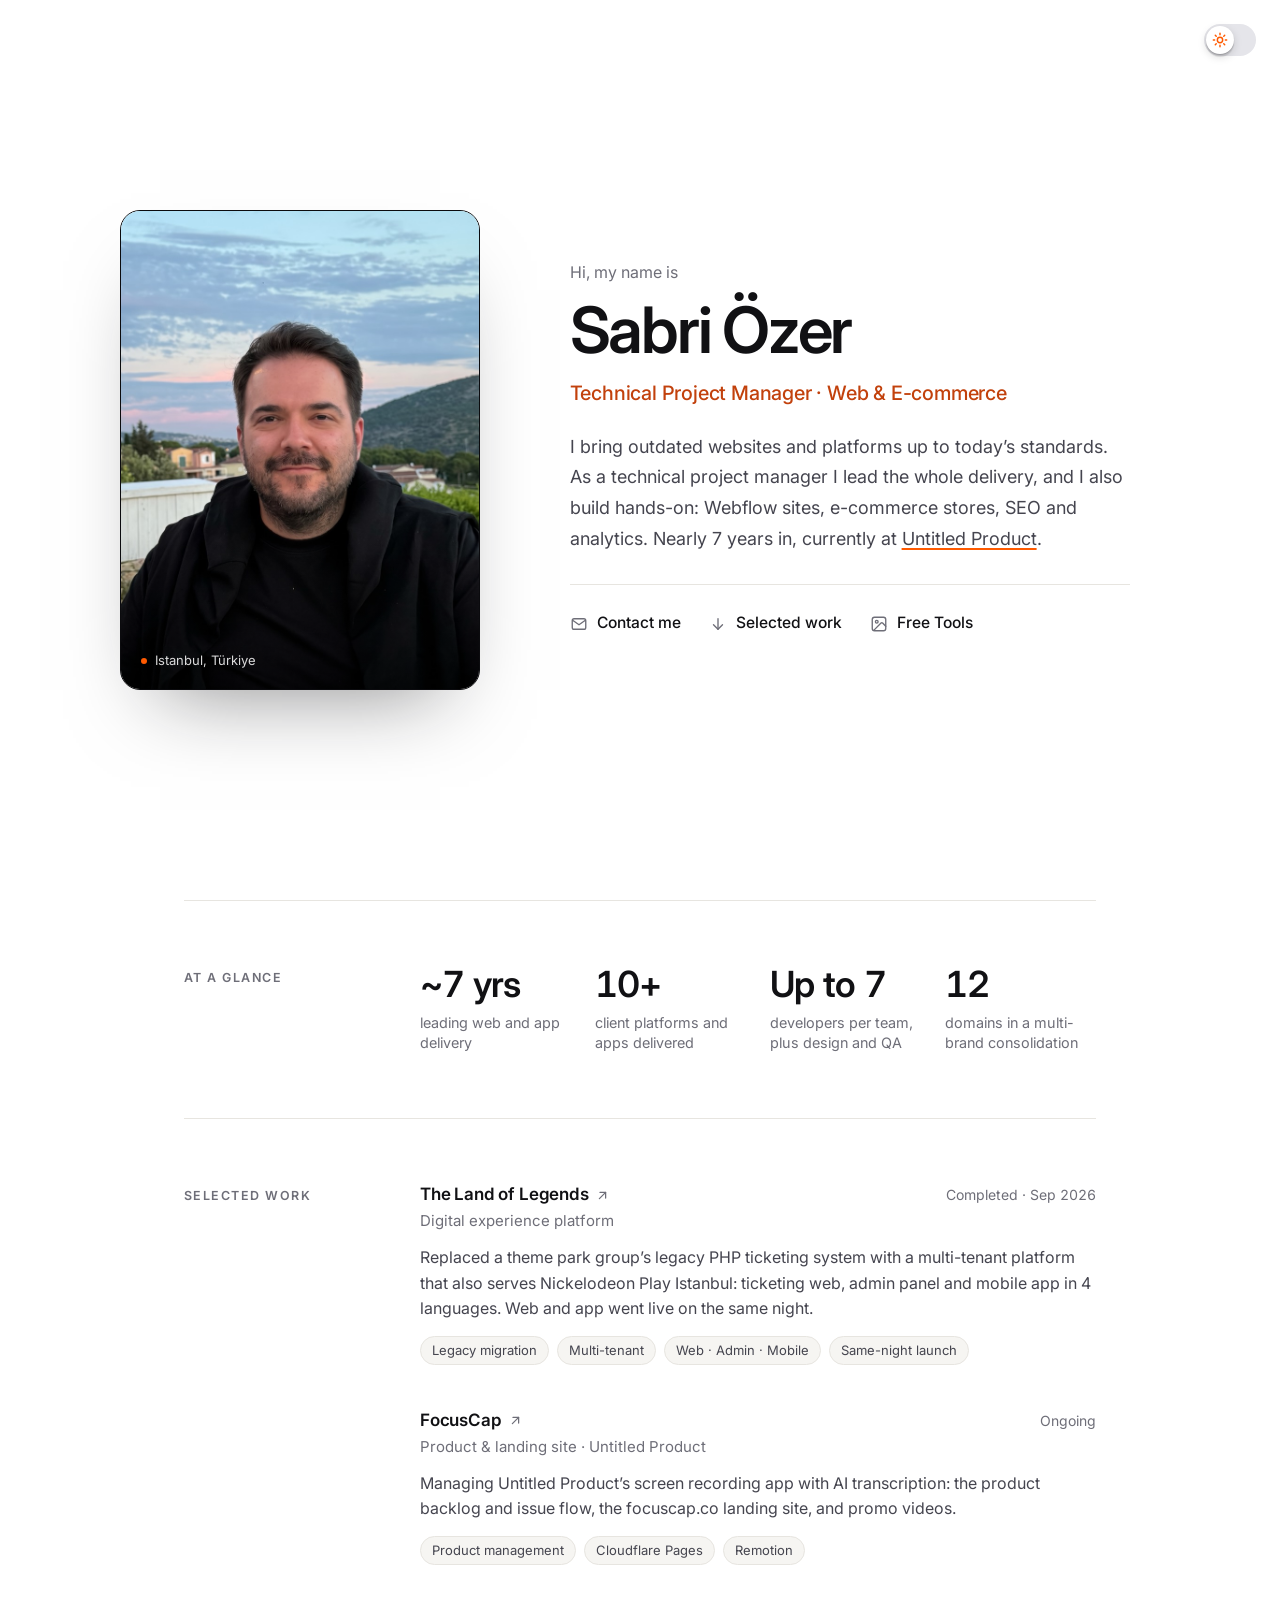
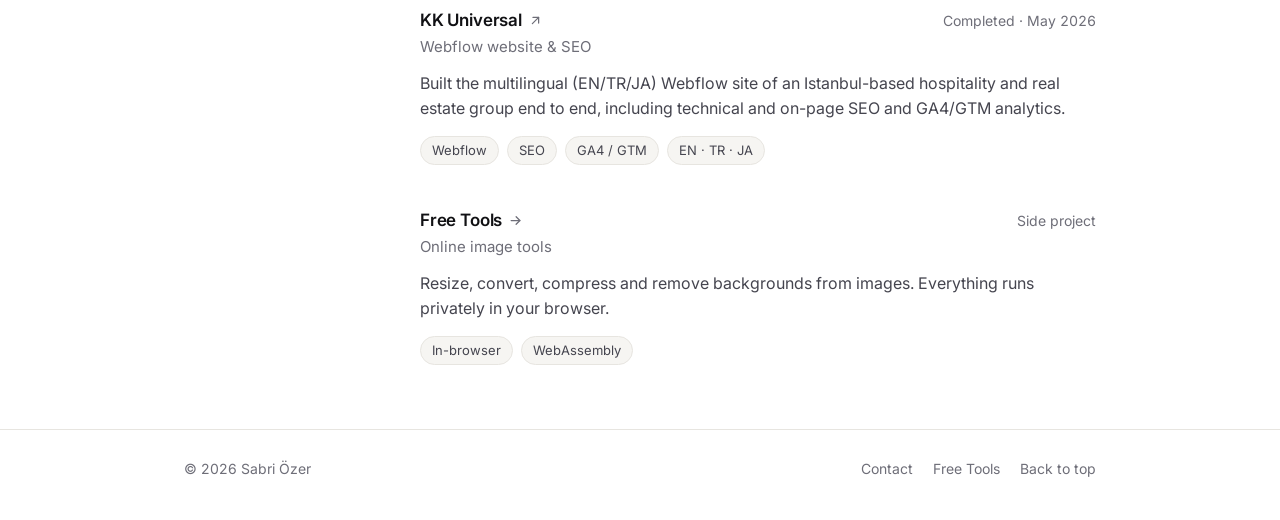
<file: index.html>
<!DOCTYPE html>
<html lang="en">
<head>
  <!-- Google tag (gtag.js) -->
  <script async src="https://www.googletagmanager.com/gtag/js?id=G-CK5CVQYGZ5"></script>
  <script>
    window.dataLayer = window.dataLayer || [];
    function gtag(){dataLayer.push(arguments);}
    gtag('js', new Date());
    gtag('config', 'G-CK5CVQYGZ5');
  </script>
  <script>
    (function () {
      var root = document.documentElement;
      root.classList.add('js');
      try {
        var saved = localStorage.getItem('theme');
        if (saved === 'light' || saved === 'dark') root.setAttribute('data-theme', saved);
      } catch (e) {}
    })();
  </script>
  <meta charset="UTF-8">
  <meta name="viewport" content="width=device-width, initial-scale=1">
  <title>Sabri Özer | Technical Project Manager</title>
  <meta name="description" content="Technical Project Manager bringing outdated websites and platforms up to today’s standards. I lead the delivery and build hands-on: Webflow sites, e-commerce stores, SEO and analytics.">
  <link rel="canonical" href="https://sabriozer.com/">
  <link rel="icon" href="/favicon.ico" sizes="16x16 32x32 48x48">
  <link rel="icon" type="image/png" sizes="192x192" href="/favicon-192.png">
  <link rel="apple-touch-icon" href="/apple-touch-icon.png">
  <meta name="color-scheme" content="light dark">
  <meta name="theme-color" media="(prefers-color-scheme: light)" content="#ffffff">
  <meta name="theme-color" media="(prefers-color-scheme: dark)" content="#0b0b0e">

  <!-- Open Graph -->
  <meta property="og:type" content="website">
  <meta property="og:site_name" content="Sabri Özer">
  <meta property="og:title" content="Sabri Özer | Technical Project Manager">
  <meta property="og:description" content="I bring outdated websites and platforms up to today’s standards, leading the delivery and building hands-on: Webflow, e-commerce, SEO and analytics.">
  <meta property="og:url" content="https://sabriozer.com/">
  <meta property="og:image" content="https://sabriozer.com/og-image.jpg">
  <meta property="og:image:width" content="1200">
  <meta property="og:image:height" content="630">
  <meta property="og:image:alt" content="Sabri Özer, Technical Project Manager · Web &amp; E-commerce">

  <!-- Twitter Card -->
  <meta name="twitter:card" content="summary_large_image">
  <meta name="twitter:title" content="Sabri Özer | Technical Project Manager">
  <meta name="twitter:description" content="I bring outdated websites and platforms up to today’s standards, leading the delivery and building hands-on: Webflow, e-commerce, SEO and analytics.">
  <meta name="twitter:image" content="https://sabriozer.com/og-image.jpg">

  <script type="application/ld+json">
  {
    "@context": "https://schema.org",
    "@type": "Person",
    "name": "Sabri Özer",
    "url": "https://sabriozer.com/",
    "image": "https://sabriozer.com/img/sabri-ozer-day-1075.jpg",
    "jobTitle": "Technical Project Manager",
    "worksFor": { "@type": "Organization", "name": "Untitled Product", "url": "https://untitledproduct.com/" },
    "address": { "@type": "PostalAddress", "addressLocality": "Istanbul", "addressCountry": "TR" },
    "alumniOf": { "@type": "CollegeOrUniversity", "name": "Istanbul University" },
    "knowsLanguage": ["Turkish", "English"]
  }
  </script>

  <link rel="preconnect" href="https://fonts.googleapis.com">
  <link rel="preconnect" href="https://fonts.gstatic.com" crossorigin>
  <link href="https://fonts.googleapis.com/css2?family=Inter:wght@400;500;600&display=swap" rel="stylesheet">

  <style>
    :root {
      color-scheme: light;
      --bg: #ffffff;
      --surface: #f6f5f2;
      --text: #111114;
      --text-2: #45454f;
      --text-3: #6e6e78;
      --line: #e7e5e0;
      --accent: #ff5a00;
      --accent-ink: #c2410c;
      --card: #0b0b0e;
      --card-line: #0b0b0e;
      --card-shadow: 0 40px 80px -40px rgba(17, 17, 20, 0.5);
      --radius: 20px;
      --font: 'Inter', -apple-system, BlinkMacSystemFont, 'Segoe UI', Roboto, 'Helvetica Neue', Arial, sans-serif;

      /* Theme switch: knob left = light */
      --switch-track: #e5e5ea;
      --switch-on: 0;
      --sun: 1;
      --moon: 0;

      /* Hero photo: day in light, night in dark */
      --day: 1;
      --night: 0;
    }

    /* Dark theme: follows the system until the visitor flips the switch (data-theme on <html>) */
    @media (prefers-color-scheme: dark) {
      :root:not([data-theme="light"]) {
        color-scheme: dark;
        --bg: #0b0b0e;
        --surface: #141418;
        --text: #f3f1ec;
        --text-2: #b9b9c2;
        --text-3: #8d8d98;
        --line: #24242b;
        --accent-ink: #ff7a33;
        --card: #121216;
        --card-line: #24242b;
        --card-shadow: 0 40px 80px -40px rgba(0, 0, 0, 0.8);
        --switch-track: #ff5a00;
        --switch-on: 1;
        --sun: 0;
        --moon: 1;
        --day: 0;
        --night: 1;
      }
    }

    :root[data-theme="dark"] {
      color-scheme: dark;
      --bg: #0b0b0e;
      --surface: #141418;
      --text: #f3f1ec;
      --text-2: #b9b9c2;
      --text-3: #8d8d98;
      --line: #24242b;
      --accent-ink: #ff7a33;
      --card: #121216;
      --card-line: #24242b;
      --card-shadow: 0 40px 80px -40px rgba(0, 0, 0, 0.8);
      --switch-track: #ff5a00;
      --switch-on: 1;
      --sun: 0;
      --moon: 1;
      --day: 0;
      --night: 1;
    }

    *, *::before, *::after { box-sizing: border-box; }

    html {
      -webkit-text-size-adjust: 100%;
      text-size-adjust: 100%;
    }

    @media (prefers-reduced-motion: no-preference) {
      html { scroll-behavior: smooth; }
    }

    body {
      margin: 0;
      background: var(--bg);
      color: var(--text);
      font-family: var(--font);
      font-size: 1rem;
      line-height: 1.6;
      -webkit-font-smoothing: antialiased;
      -moz-osx-font-smoothing: grayscale;
    }

    img, svg { display: block; max-width: 100%; }
    a { color: inherit; }
    ::selection { background: var(--accent); color: #0b0b0e; }

    :focus-visible {
      outline: 2px solid var(--accent);
      outline-offset: 3px;
      border-radius: 6px;
    }

    .i {
      width: 18px;
      height: 18px;
      flex: none;
    }

    .skip {
      position: absolute;
      top: -60px;
      left: 16px;
      z-index: 10;
      padding: 8px 14px;
      border-radius: 8px;
      background: var(--text);
      color: var(--bg);
      font-weight: 500;
      text-decoration: none;
    }

    .skip:focus { top: 16px; }

    /* ---------- Theme switch (iOS style: left light, right dark) ---------- */

    .theme-switch {
      --sw-w: 52px;
      --sw-h: 32px;
      --sw-knob: 28px;
      --sw-icon: 16px;
      position: absolute;
      top: 24px;
      right: 24px;
      z-index: 5;
      width: var(--sw-w);
      height: var(--sw-h);
      padding: 0;
      border: 0;
      border-radius: 999px;
      background: var(--switch-track);
      cursor: pointer;
      -webkit-tap-highlight-color: transparent;
      transition: background-color 0.3s ease;
    }

    /* Larger invisible tap area, so the small mobile switch is still easy to hit */
    .theme-switch::before {
      content: "";
      position: absolute;
      inset: -10px;
    }

    .theme-switch:focus-visible { border-radius: 999px; }

    .theme-switch__knob {
      position: absolute;
      top: 2px;
      left: 2px;
      width: var(--sw-knob);
      height: var(--sw-knob);
      border-radius: 999px;
      background: #ffffff;
      box-shadow: 0 3px 8px rgba(0, 0, 0, 0.15), 0 1px 1px rgba(0, 0, 0, 0.16), 0 3px 1px rgba(0, 0, 0, 0.1);
      transform: translateX(calc(var(--switch-on) * (var(--sw-w) - var(--sw-knob) - 4px)));
      transition: transform 0.35s cubic-bezier(0.3, 1.3, 0.5, 1), width 0.2s ease;
    }

    .theme-switch:active .theme-switch__knob {
      width: calc(var(--sw-knob) + 4px);
      transform: translateX(calc(var(--switch-on) * (var(--sw-w) - var(--sw-knob) - 8px)));
    }

    .theme-switch__knob svg {
      position: absolute;
      inset: 0;
      width: var(--sw-icon);
      height: var(--sw-icon);
      margin: auto;
      color: #ff5a00;
      transition: opacity 0.25s ease, transform 0.4s ease;
    }

    .theme-switch__sun {
      opacity: var(--sun);
      transform: rotate(calc((1 - var(--sun)) * -90deg)) scale(calc(0.6 + var(--sun) * 0.4));
    }

    .theme-switch__moon {
      opacity: var(--moon);
      transform: rotate(calc((1 - var(--moon)) * 90deg)) scale(calc(0.6 + var(--moon) * 0.4));
    }

    /* ---------- Hero ---------- */

    .hero {
      display: grid;
      place-items: center;
      min-height: 100vh;
      min-height: 100svh;
      padding: 48px 24px;
    }

    .hero__inner {
      display: grid;
      grid-template-columns: minmax(240px, 360px) minmax(0, 1fr);
      align-items: center;
      gap: clamp(40px, 7vw, 96px);
      width: 100%;
      max-width: 1040px;
    }

    .hero__visual {
      position: relative;
      margin: 0;
      aspect-ratio: 3 / 4;
      overflow: hidden;
      isolation: isolate;
      border: 1px solid var(--card-line);
      border-radius: var(--radius);
      background: var(--surface);
      box-shadow: var(--card-shadow);
    }

    /* Day and night photos are stacked; the theme crossfades between them */
    .hero__photo {
      position: absolute;
      inset: 0;
      width: 100%;
      height: 100%;
      object-fit: cover;
      object-position: 50% 35%;
      transition: opacity 0.6s ease;
    }
    .hero__photo--day { opacity: var(--day); }
    .hero__photo--night { opacity: var(--night); }

    /* Soft shade at the bottom keeps the caption readable on both photos */
    .hero__visual::after {
      content: "";
      position: absolute;
      inset: auto 0 0;
      height: 32%;
      background: linear-gradient(to top, rgba(0, 0, 0, 0.5), rgba(0, 0, 0, 0));
      pointer-events: none;
    }

    .hero__caption {
      position: absolute;
      left: 20px;
      bottom: 18px;
      z-index: 1;
      display: flex;
      align-items: center;
      gap: 8px;
      color: rgba(255, 255, 255, 0.85);
      font-size: 0.8125rem;
    }

    .hero__caption .dot {
      width: 6px;
      height: 6px;
      border-radius: 50%;
      background: var(--accent);
    }

    .hero__text { max-width: 560px; }

    .eyebrow {
      margin: 0 0 12px;
      color: var(--text-3);
      font-size: 1rem;
    }

    h1 {
      margin: 0;
      font-size: clamp(2.5rem, 1.4rem + 3.6vw, 4rem);
      font-weight: 600;
      line-height: 1.04;
      letter-spacing: -0.035em;
    }

    .role {
      margin: 14px 0 0;
      color: var(--accent-ink);
      font-size: clamp(1.0625rem, 1rem + 0.3vw, 1.25rem);
      font-weight: 500;
      letter-spacing: -0.01em;
    }

    .lead {
      margin: 22px 0 0;
      color: var(--text-2);
      font-size: clamp(1rem, 0.95rem + 0.25vw, 1.125rem);
      line-height: 1.7;
    }

    .lead a {
      text-decoration-color: var(--accent);
      text-decoration-thickness: 1.5px;
      text-underline-offset: 3px;
    }

    .lead a:hover { color: var(--accent-ink); }

    .rule {
      margin: 30px 0 22px;
      border: 0;
      border-top: 1px solid var(--line);
    }

    .links {
      display: flex;
      flex-wrap: wrap;
      gap: 10px 28px;
      margin: 0;
      padding: 0;
      list-style: none;
    }

    .links a {
      display: inline-flex;
      align-items: center;
      gap: 9px;
      padding: 4px 0;
      color: var(--text);
      font-size: 0.975rem;
      font-weight: 500;
      text-decoration: none;
    }

    .links .i {
      color: var(--text-3);
      transition: color 0.2s;
    }

    .links a:hover .i { color: var(--accent); }

    .links a:hover span {
      text-decoration: underline;
      text-decoration-color: var(--accent);
      text-decoration-thickness: 1.5px;
      text-underline-offset: 4px;
    }

    @media (max-width: 860px) {
      .hero {
        min-height: 0;
        padding: 64px 24px 56px;
      }

      /* Smaller, quieter switch on phones */
      .theme-switch {
        --sw-w: 40px;
        --sw-h: 24px;
        --sw-knob: 20px;
        --sw-icon: 12px;
        top: 20px;
      }

      .theme-switch__knob { box-shadow: 0 1px 3px rgba(0, 0, 0, 0.2); }

      .hero__inner {
        grid-template-columns: 1fr;
        gap: 36px;
      }

      .hero__visual {
        width: 100%;
        max-width: 420px;
        aspect-ratio: 4 / 5;
      }
    }

    /* ---------- CV body ---------- */

    .cv {
      max-width: 960px;
      margin: 0 auto;
      padding: 0 24px;
    }

    .section {
      display: grid;
      grid-template-columns: 180px minmax(0, 1fr);
      gap: 20px 56px;
      padding: 64px 0;
      border-top: 1px solid var(--line);
    }

    .section__title {
      margin: 0;
      padding-top: 3px;
      color: var(--text-3);
      font-size: 0.78rem;
      font-weight: 600;
      letter-spacing: 0.12em;
      text-transform: uppercase;
    }

    .stats {
      display: grid;
      grid-template-columns: repeat(4, minmax(0, 1fr));
      gap: 28px 24px;
      margin: 0;
      padding: 0;
      list-style: none;
    }

    .stats strong {
      display: block;
      font-size: clamp(1.75rem, 1.4rem + 1.2vw, 2.25rem);
      font-weight: 600;
      line-height: 1.1;
      letter-spacing: -0.03em;
      font-variant-numeric: tabular-nums;
    }

    .stats span {
      display: block;
      margin-top: 8px;
      color: var(--text-3);
      font-size: 0.9rem;
      line-height: 1.45;
    }

    .items {
      display: grid;
      gap: 44px;
    }

    .item__head {
      display: flex;
      flex-wrap: wrap;
      align-items: baseline;
      justify-content: space-between;
      gap: 4px 16px;
    }

    .item__title {
      margin: 0;
      font-size: 1.0625rem;
      font-weight: 600;
      line-height: 1.4;
      letter-spacing: -0.01em;
    }

    .item__title a {
      display: inline-flex;
      align-items: center;
      gap: 6px;
      text-decoration: none;
    }

    .item__title a:hover { color: var(--accent-ink); }

    .item__title .i {
      width: 15px;
      height: 15px;
      color: var(--text-3);
      transition: color 0.2s, transform 0.2s;
    }

    .item__title a:hover .i {
      color: var(--accent);
      transform: translate(2px, -2px);
    }

    .item__date {
      color: var(--text-3);
      font-size: 0.875rem;
      white-space: nowrap;
      font-variant-numeric: tabular-nums;
    }

    .item__sub {
      margin: 2px 0 0;
      color: var(--text-3);
      font-size: 0.9375rem;
    }

    .item__desc {
      margin: 12px 0 0;
      color: var(--text-2);
    }

    .chips {
      display: flex;
      flex-wrap: wrap;
      gap: 8px;
      margin: 14px 0 0;
      padding: 0;
      list-style: none;
    }

    .chips li {
      padding: 7px 11px;
      border: 1px solid var(--line);
      border-radius: 999px;
      background: var(--surface);
      color: var(--text-2);
      font-size: 0.8125rem;
      line-height: 1;
    }

    .footer { border-top: 1px solid var(--line); }

    .footer__inner {
      display: flex;
      flex-wrap: wrap;
      justify-content: space-between;
      gap: 12px 24px;
      max-width: 960px;
      margin: 0 auto;
      padding: 28px 24px 40px;
      color: var(--text-3);
      font-size: 0.875rem;
    }

    .footer__nav {
      display: flex;
      gap: 20px;
    }

    .footer a { text-decoration: none; }
    .footer a:hover { color: var(--text); }

    @media (max-width: 960px) {
      .stats { grid-template-columns: repeat(2, minmax(0, 1fr)); }
    }

    @media (max-width: 760px) {
      .section {
        grid-template-columns: 1fr;
        gap: 22px;
        padding: 48px 0;
      }
    }

    /* ---------- Motion ---------- */

    @media (prefers-reduced-motion: no-preference) {
      .fade {
        animation: fade-up 0.9s cubic-bezier(0.2, 0.7, 0.2, 1) both;
        animation-delay: calc(var(--i, 0) * 70ms + 60ms);
      }

      .js .reveal {
        opacity: 0;
        transform: translateY(14px);
        transition: opacity 0.7s cubic-bezier(0.2, 0.7, 0.2, 1), transform 0.7s cubic-bezier(0.2, 0.7, 0.2, 1);
      }

      .js .reveal.is-in {
        opacity: 1;
        transform: none;
      }
    }

    @keyframes fade-up {
      from { opacity: 0; transform: translateY(12px); }
      to { opacity: 1; transform: none; }
    }

    /* Smooth colour change while switching themes (the class stays on for ~0.4s).
       Only body and elements that set their own colour get a colour transition. Text that
       inherits its colour (like the h1) just follows body: when parent and child both
       transitioned colour, the child's transition restarted every frame, so the name
       flickered and lagged behind. */
    .theme-anim body,
    .theme-anim :is(.eyebrow, .role, .lead, .links a, .links .i, .section__title, .stats span,
      .item__title .i, .item__date, .item__sub, .item__desc, .chips li, .footer__inner) {
      transition: color 0.3s ease, background-color 0.3s ease, border-color 0.3s ease !important;
    }

    .theme-anim :is(.rule, .section, .footer, .hero__visual) {
      transition: background-color 0.3s ease, border-color 0.3s ease, box-shadow 0.3s ease !important;
    }

    @media print {
      .js .reveal { opacity: 1 !important; transform: none !important; }
      .hero { min-height: 0; }
      .theme-switch { display: none; }
    }
  </style>
</head>
<body>
  <a class="skip" href="#main">Skip to content</a>

  <button class="theme-switch" type="button" role="switch" aria-checked="false" aria-label="Dark mode" title="Light / dark mode">
    <span class="theme-switch__knob" aria-hidden="true">
      <svg class="theme-switch__sun" viewBox="0 0 24 24" fill="none" stroke="currentColor" stroke-width="2.2" stroke-linecap="round" stroke-linejoin="round"><circle cx="12" cy="12" r="4"/><path d="M12 2v2M12 20v2M4.93 4.93l1.41 1.41M17.66 17.66l1.41 1.41M2 12h2M20 12h2M4.93 19.07l1.41-1.41M17.66 6.34l1.41-1.41"/></svg>
      <svg class="theme-switch__moon" viewBox="0 0 24 24" fill="currentColor"><path d="M21 12.8A9 9 0 1 1 11.2 3a7 7 0 0 0 9.8 9.8z"/></svg>
    </span>
  </button>

  <header class="hero" id="top">
    <div class="hero__inner">
      <figure class="hero__visual fade" style="--i: 0">
        <img class="hero__photo hero__photo--day" src="img/sabri-ozer-day-765.jpg" srcset="img/sabri-ozer-day-765.jpg 765w, img/sabri-ozer-day-1075.jpg 1075w" sizes="(max-width: 860px) 420px, 360px" alt="Sabri Özer" width="1075" height="1440" fetchpriority="high" decoding="async">
        <img class="hero__photo hero__photo--night" src="img/sabri-ozer-night-765.jpg" srcset="img/sabri-ozer-night-765.jpg 765w, img/sabri-ozer-night-1075.jpg 1075w" sizes="(max-width: 860px) 420px, 360px" alt="" aria-hidden="true" width="1075" height="1440" fetchpriority="high" decoding="async">
        <figcaption class="hero__caption"><span class="dot" aria-hidden="true"></span>Istanbul, Türkiye</figcaption>
      </figure>

      <div class="hero__text">
        <p class="eyebrow fade" style="--i: 1">Hi, my name is</p>
        <h1 class="fade" style="--i: 2">Sabri Özer</h1>
        <p class="role fade" style="--i: 3">Technical Project Manager · Web &amp; E-commerce</p>
        <p class="lead fade" style="--i: 4">I bring outdated websites and platforms up to today’s standards. As a technical project manager I lead the whole delivery, and I also build hands-on: Webflow sites, e-commerce stores, SEO and analytics. Nearly 7 years in, currently at <a href="https://untitledproduct.com/" target="_blank" rel="noopener">Untitled Product</a>.</p>
        <hr class="rule fade" style="--i: 5">
        <ul class="links fade" style="--i: 6">
          <li>
            <a href="mailto:sabriozer91@gmail.com">
              <svg class="i" viewBox="0 0 24 24" fill="none" stroke="currentColor" stroke-width="1.8" stroke-linecap="round" stroke-linejoin="round" aria-hidden="true"><rect x="3" y="5" width="18" height="14" rx="2.5"/><path d="m3.5 7 8.5 6 8.5-6"/></svg>
              <span>Contact me</span>
            </a>
          </li>
          <li>
            <a href="#work">
              <svg class="i" viewBox="0 0 24 24" fill="none" stroke="currentColor" stroke-width="1.8" stroke-linecap="round" stroke-linejoin="round" aria-hidden="true"><path d="M12 5v14"/><path d="m18 13-6 6-6-6"/></svg>
              <span>Selected work</span>
            </a>
          </li>
          <li>
            <a href="free-tools/">
              <svg class="i" viewBox="0 0 24 24" fill="none" stroke="currentColor" stroke-width="1.8" stroke-linecap="round" stroke-linejoin="round" aria-hidden="true"><rect x="3" y="3" width="18" height="18" rx="3"/><circle cx="9" cy="9" r="1.8"/><path d="m21 15-4.2-4.2a1.5 1.5 0 0 0-2.1 0L5 20.5"/></svg>
              <span>Free Tools</span>
            </a>
          </li>
        </ul>
      </div>
    </div>
  </header>

  <main id="main" class="cv">
    <section class="section reveal" aria-labelledby="glance-title">
      <h2 class="section__title" id="glance-title">At a glance</h2>
      <ul class="stats">
        <li><strong>~7 yrs</strong><span>leading web and app delivery</span></li>
        <li><strong>10+</strong><span>client platforms and apps delivered</span></li>
        <li><strong>Up to 7</strong><span>developers per team, plus design and QA</span></li>
        <li><strong>12</strong><span>domains in a multi-brand consolidation</span></li>
      </ul>
    </section>

    <section class="section reveal" id="work" aria-labelledby="work-title">
      <h2 class="section__title" id="work-title">Selected work</h2>
      <div class="items">
        <article class="item">
          <div class="item__head">
            <h3 class="item__title">
              <a href="https://www.thelandoflegends.com/" target="_blank" rel="noopener">The Land of Legends
                <svg class="i" viewBox="0 0 24 24" fill="none" stroke="currentColor" stroke-width="2" stroke-linecap="round" stroke-linejoin="round" aria-hidden="true"><path d="M7 17 17 7"/><path d="M8 7h9v9"/></svg>
              </a>
            </h3>
            <span class="item__date">Completed · Sep 2026</span>
          </div>
          <p class="item__sub">Digital experience platform</p>
          <p class="item__desc">Replaced a theme park group’s legacy PHP ticketing system with a multi-tenant platform that also serves Nickelodeon Play Istanbul: ticketing web, admin panel and mobile app in 4 languages. Web and app went live on the same night.</p>
          <ul class="chips"><li>Legacy migration</li><li>Multi-tenant</li><li>Web · Admin · Mobile</li><li>Same-night launch</li></ul>
        </article>

        <article class="item">
          <div class="item__head">
            <h3 class="item__title">
              <a href="https://focuscap.co/" target="_blank" rel="noopener">FocusCap
                <svg class="i" viewBox="0 0 24 24" fill="none" stroke="currentColor" stroke-width="2" stroke-linecap="round" stroke-linejoin="round" aria-hidden="true"><path d="M7 17 17 7"/><path d="M8 7h9v9"/></svg>
              </a>
            </h3>
            <span class="item__date">Ongoing</span>
          </div>
          <p class="item__sub">Product &amp; landing site · Untitled Product</p>
          <p class="item__desc">Managing Untitled Product’s screen recording app with AI transcription: the product backlog and issue flow, the focuscap.co landing site, and promo videos.</p>
          <ul class="chips"><li>Product management</li><li>Cloudflare Pages</li><li>Remotion</li></ul>
        </article>

        <article class="item">
          <div class="item__head">
            <h3 class="item__title">
              <a href="https://www.kkuniversalinc.com/" target="_blank" rel="noopener">KK Universal
                <svg class="i" viewBox="0 0 24 24" fill="none" stroke="currentColor" stroke-width="2" stroke-linecap="round" stroke-linejoin="round" aria-hidden="true"><path d="M7 17 17 7"/><path d="M8 7h9v9"/></svg>
              </a>
            </h3>
            <span class="item__date">Completed · May 2026</span>
          </div>
          <p class="item__sub">Webflow website &amp; SEO</p>
          <p class="item__desc">Built the multilingual (EN/TR/JA) Webflow site of an Istanbul-based hospitality and real estate group end to end, including technical and on-page SEO and GA4/GTM analytics.</p>
          <ul class="chips"><li>Webflow</li><li>SEO</li><li>GA4 / GTM</li><li>EN · TR · JA</li></ul>
        </article>

        <article class="item">
          <div class="item__head">
            <h3 class="item__title">
              <a href="free-tools/">Free Tools
                <svg class="i" viewBox="0 0 24 24" fill="none" stroke="currentColor" stroke-width="2" stroke-linecap="round" stroke-linejoin="round" aria-hidden="true"><path d="M5 12h14"/><path d="m13 6 6 6-6 6"/></svg>
              </a>
            </h3>
            <span class="item__date">Side project</span>
          </div>
          <p class="item__sub">Online image tools</p>
          <p class="item__desc">Resize, convert, compress and remove backgrounds from images. Everything runs privately in your browser.</p>
          <ul class="chips"><li>In-browser</li><li>WebAssembly</li></ul>
        </article>
      </div>
    </section>

  </main>

  <footer class="footer">
    <div class="footer__inner">
      <span>© <span id="year">2026</span> Sabri Özer</span>
      <nav class="footer__nav" aria-label="Footer">
        <a href="mailto:sabriozer91@gmail.com">Contact</a>
        <a href="free-tools/">Free Tools</a>
        <a href="#top">Back to top</a>
      </nav>
    </div>
  </footer>

  <script>
    (function () {
      var year = document.getElementById('year');
      if (year) year.textContent = new Date().getFullYear();

      // Theme switch: left = light, right = dark. The pick is saved; until then the system setting wins.
      var root = document.documentElement;
      var toggle = document.querySelector('.theme-switch');
      var themeMetas = document.querySelectorAll('meta[name="theme-color"]');
      var systemDark = window.matchMedia ? window.matchMedia('(prefers-color-scheme: dark)') : null;
      var reduceMotion = window.matchMedia ? window.matchMedia('(prefers-reduced-motion: reduce)') : null;
      var animTimer;

      function effectiveTheme() {
        var picked = root.getAttribute('data-theme');
        if (picked === 'light' || picked === 'dark') return picked;
        return systemDark && systemDark.matches ? 'dark' : 'light';
      }

      function syncThemeUI() {
        var theme = effectiveTheme();
        toggle.setAttribute('aria-checked', theme === 'dark' ? 'true' : 'false');
        if (root.hasAttribute('data-theme')) {
          themeMetas.forEach(function (meta) {
            meta.setAttribute('content', theme === 'dark' ? '#0b0b0e' : '#ffffff');
          });
        }
      }

      toggle.addEventListener('click', function () {
        var next = effectiveTheme() === 'dark' ? 'light' : 'dark';
        if (!(reduceMotion && reduceMotion.matches)) {
          root.classList.add('theme-anim');
          clearTimeout(animTimer);
          animTimer = setTimeout(function () { root.classList.remove('theme-anim'); }, 400);
        }
        root.setAttribute('data-theme', next);
        try { localStorage.setItem('theme', next); } catch (e) {}
        syncThemeUI();
      });

      if (systemDark) {
        if (systemDark.addEventListener) systemDark.addEventListener('change', syncThemeUI);
        else if (systemDark.addListener) systemDark.addListener(syncThemeUI);
      }

      syncThemeUI();

      var els = document.querySelectorAll('.reveal');
      if (!('IntersectionObserver' in window)) {
        els.forEach(function (el) { el.classList.add('is-in'); });
        return;
      }
      var io = new IntersectionObserver(function (entries) {
        entries.forEach(function (entry) {
          if (entry.isIntersecting) {
            entry.target.classList.add('is-in');
            io.unobserve(entry.target);
          }
        });
      }, { rootMargin: '0px 0px -8% 0px', threshold: 0.08 });
      els.forEach(function (el) { io.observe(el); });
    })();
  </script>
</body>
</html>
</file>
